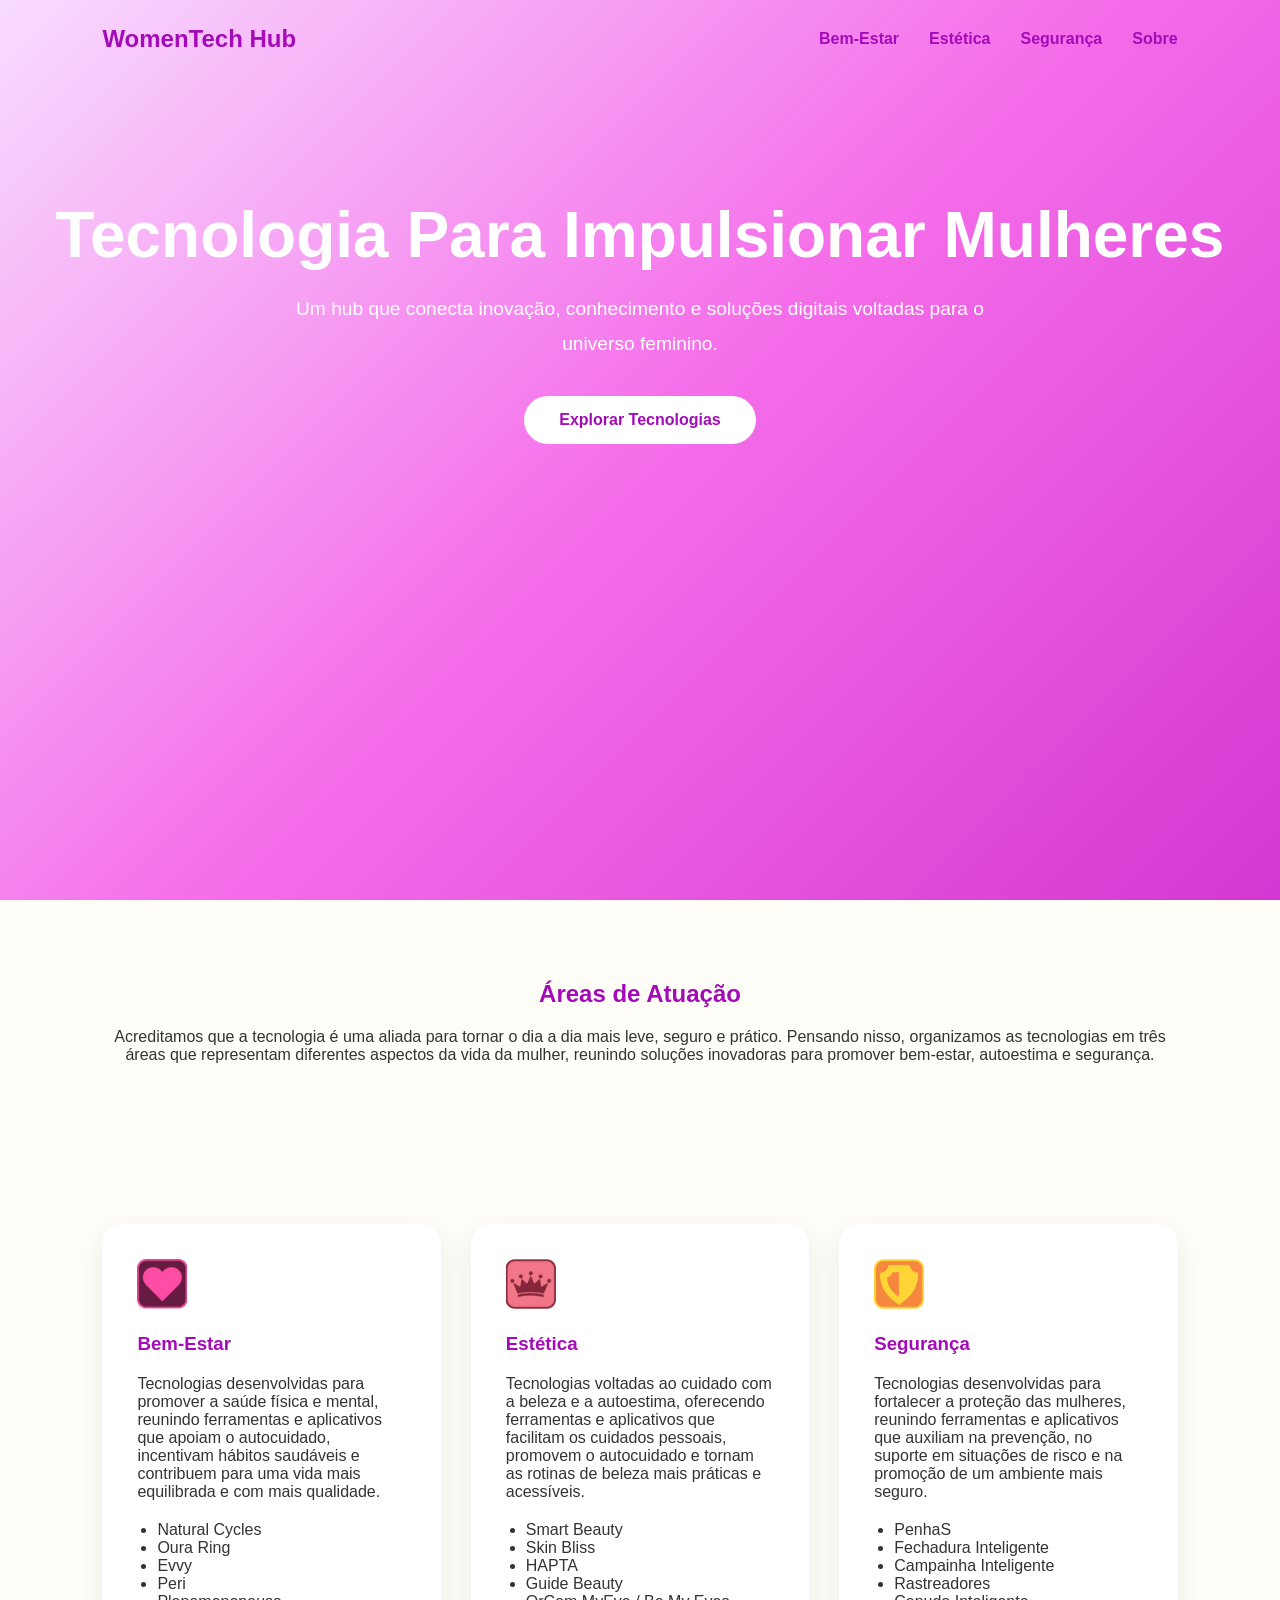
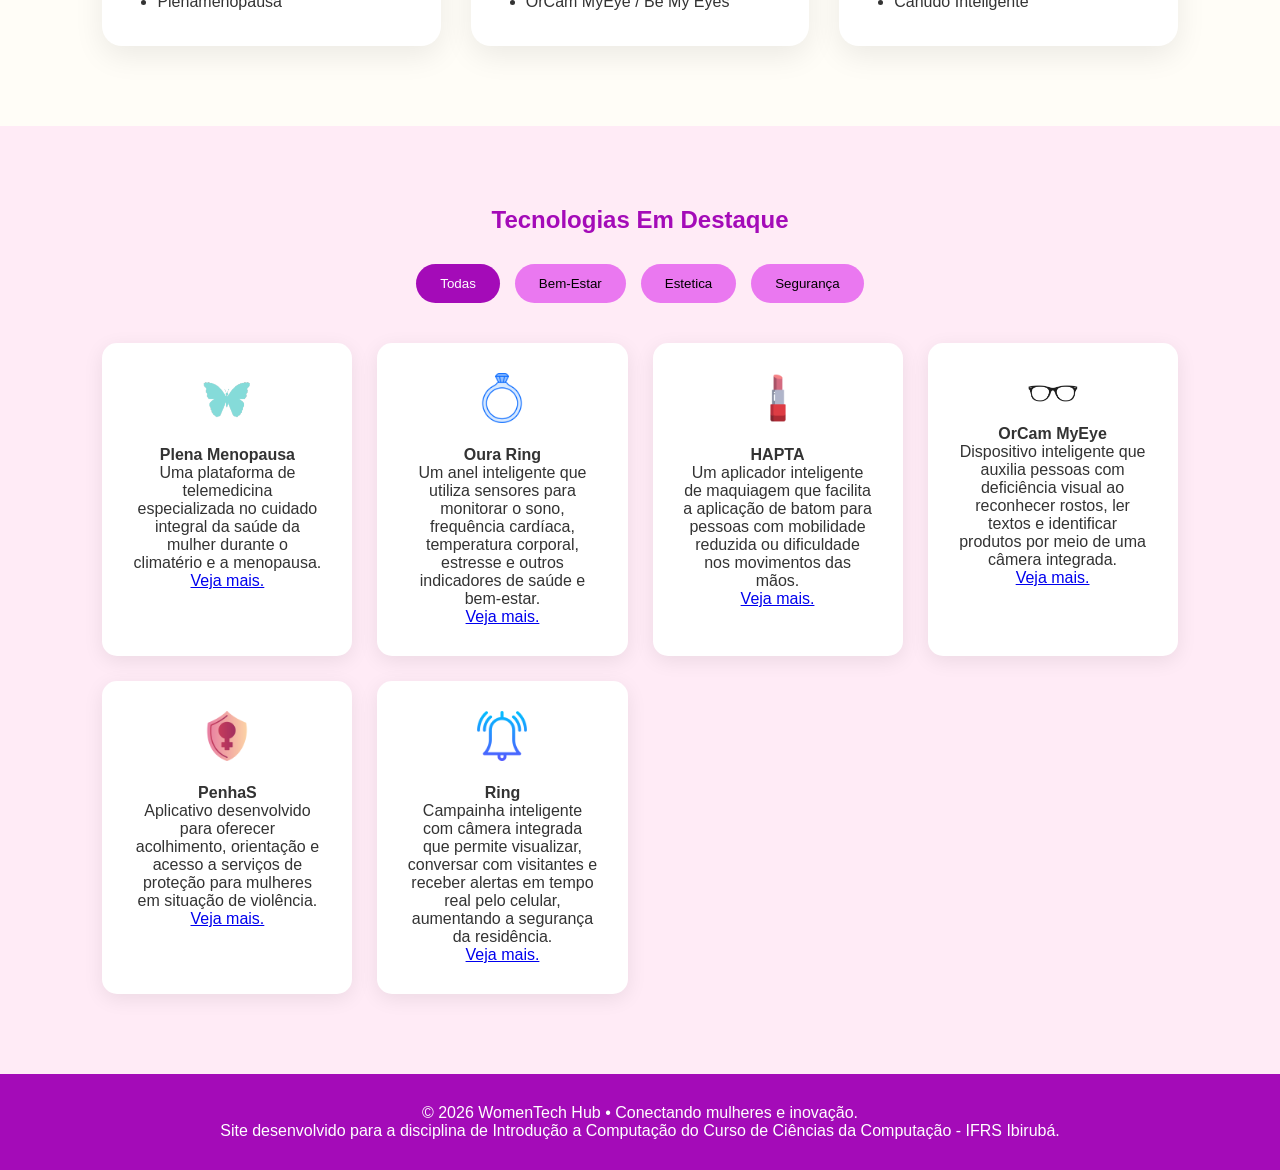
<file: index.html>
<!DOCTYPE html>
<html lang="pt-BR">
<head>
    <meta charset="UTF-8">
    <meta name="viewport" content="width=device-width, initial-scale=1.0">
    <title>WomenTech Hub</title>
    <link rel="stylesheet" href="css/style.css">
</head>
<body>

<header>
    <nav>
        <div class="logo">WomenTech Hub</div>

        <ul>
            <li><a href="#saude">Bem-Estar</a></li>
            <li><a href="#estetica">Estética</a></li>
            <li><a href="#seguranca">Segurança</a></li>
            <li><a href="about.html">Sobre</a></li>
        </ul>
    </nav>

    <div class="hero">
        <h1>Tecnologia Para Impulsionar Mulheres</h1>
        <p>
            Um hub que conecta inovação, conhecimento e soluções
            digitais voltadas para o universo feminino.
        </p>

        <button id="explorarBtn">
            Explorar Tecnologias
        </button>
    </div>
</header>

<main>

    <section class="intro">
        <h2>Áreas de Atuação</h2>

        <p>
            Acreditamos que a tecnologia é uma aliada para tornar o dia a dia mais 
            leve, seguro e prático. Pensando nisso, organizamos as tecnologias em 
            três áreas que representam diferentes aspectos da vida da mulher, 
            reunindo soluções inovadoras para promover bem-estar, autoestima e segurança.
        </p>
    </section>

    <section class="cards-container">

        <article class="card" id="saude">
            <img src="img/health.png" class="icon">
            <h3>Bem-Estar</h3>
            <p>
                Tecnologias desenvolvidas para promover a saúde física e mental, 
                reunindo ferramentas e aplicativos que apoiam o autocuidado, 
                incentivam hábitos saudáveis e contribuem para uma vida mais 
                equilibrada e com mais qualidade.
            </p>

            <ul>
                <li>Natural Cycles</li>
                <li>Oura Ring</li>
                <li>Evvy</li>
                <li>Peri</li>
                <li>Plenamenopausa</li>
            </ul>
        </article>

        <article class="card" id="estetica">
            <img src="img/estetica.png" class="icon">
            <h3>Estética</h3>
            <p>
                Tecnologias voltadas ao cuidado com a beleza e a autoestima, 
                oferecendo ferramentas e aplicativos que facilitam os cuidados 
                pessoais, promovem o autocuidado e tornam as rotinas de beleza mais 
                práticas e acessíveis.
            </p>

            <ul>
                <li>Smart Beauty</li>
                <li>Skin Bliss</li>
                <li>HAPTA</li>
                <li>Guide Beauty</li>
                <li>OrCam MyEye / Be My Eyes</li>
            </ul>
        </article>

        <article class="card" id="seguranca">
            <img src="img/seguranca.png" class="icon">
            <h3>Segurança</h3>
            <p>
                Tecnologias desenvolvidas para fortalecer a proteção das mulheres,
                 reunindo ferramentas e aplicativos que auxiliam na prevenção, 
                 no suporte em situações de risco e na promoção de um ambiente mais 
                 seguro.
            </p>

            <ul>
                <li>PenhaS</li>
                <li>Fechadura Inteligente</li>
                <li>Campainha Inteligente</li>
                <li>Rastreadores</li>
                <li>Canudo Inteligente</li>
            </ul>
        </article>

    </section>

    <section class="hub">
        <h2>Tecnologias Em Destaque</h2>

        <div class="filters">
            <button class="filter active" data-category="all">
                Todas
            </button>

            <button class="filter" data-category="saude">
                Bem-Estar
            </button>

            <button class="filter" data-category="estetica">
                Estetica
            </button>

            <button class="filter" data-category="seguranca">
                Segurança
            </button>
        </div>

        <div class="tech-grid">

            <div class="tech-card saude">
                <span><img src="img/plena.png" class="icon"></span>
                <h4>Plena Menopausa</h4>
                <p>
                    Uma plataforma de telemedicina especializada no cuidado integral da saúde da mulher durante o climatério e a menopausa.
                    <br> <a href="https://plenamenopausa.com.br/">Veja mais.</a>
                </p>
            </div>

            <div class="tech-card saude">
                <span><img src="img/anel.png" class="icon"></span>
                <h4>Oura Ring</h4>
                <p>
                    Um anel inteligente que utiliza sensores para monitorar o sono, frequência cardíaca, 
                    temperatura corporal, estresse e outros indicadores de saúde e bem-estar.
                    <br> <a href="https://ouraring.com/">Veja mais.</a>
                </p>
            </div>

            <div class="tech-card estetica">
                <span><img src="img/batom.png" class="icon"></span>
                <h4>HAPTA</h4>
                <p>
                    Um aplicador inteligente de maquiagem que facilita a aplicação de batom para pessoas com mobilidade 
                    reduzida ou dificuldade nos movimentos das mãos.
                <br> <a href="https://www.loreal.com/en/articles/science-and-technology/hapta-lancome-innovation/">Veja mais.</a>
                </p>
            </div>

            <div class="tech-card estetica">
                <span><img src="img/oculos.png" class="icon"></span>
                <h4>OrCam MyEye</h4>
                <p>
                    Dispositivo inteligente que auxilia pessoas com deficiência visual ao reconhecer rostos, ler textos e 
                    identificar produtos por meio de uma câmera integrada.
                <br> <a href="https://www.orcam.com/pt-pt/orcam-myeye">Veja mais.</a>
                </p>
            </div>

            <div class="tech-card seguranca">
                <span><img src="img/fem.png" class="icon"></span>
                <h4>PenhaS</h4>
                <p>
                    Aplicativo desenvolvido para oferecer acolhimento, orientação e acesso a serviços de proteção para mulheres 
                    em situação de violência.
                <br> <a href="https://azmina.com.br/projetos/penhas/">Veja mais.</a>
                </p>
            </div>

            <div class="tech-card seguranca">
                <span><img src="img/ring.png" class="icon"></span>
                <h4>Ring</h4>
                <p>
                    Campainha inteligente com câmera integrada que permite visualizar, conversar com visitantes e receber alertas 
                    em tempo real pelo celular, aumentando a segurança da residência.
                <br> <a href="https://latam-es.ring.com/">Veja mais.</a>
                </p>
            </div>

        </div>
    </section>

</main>

<footer>
    <p>
        © 2026 WomenTech Hub • Conectando mulheres e inovação. <br>
        Site desenvolvido para a disciplina de Introdução a Computação do Curso de Ciências da Computação - IFRS Ibirubá. <br>
    </p>
</footer>

<script src="js/script.js"></script>

</body>
</html>
</file>
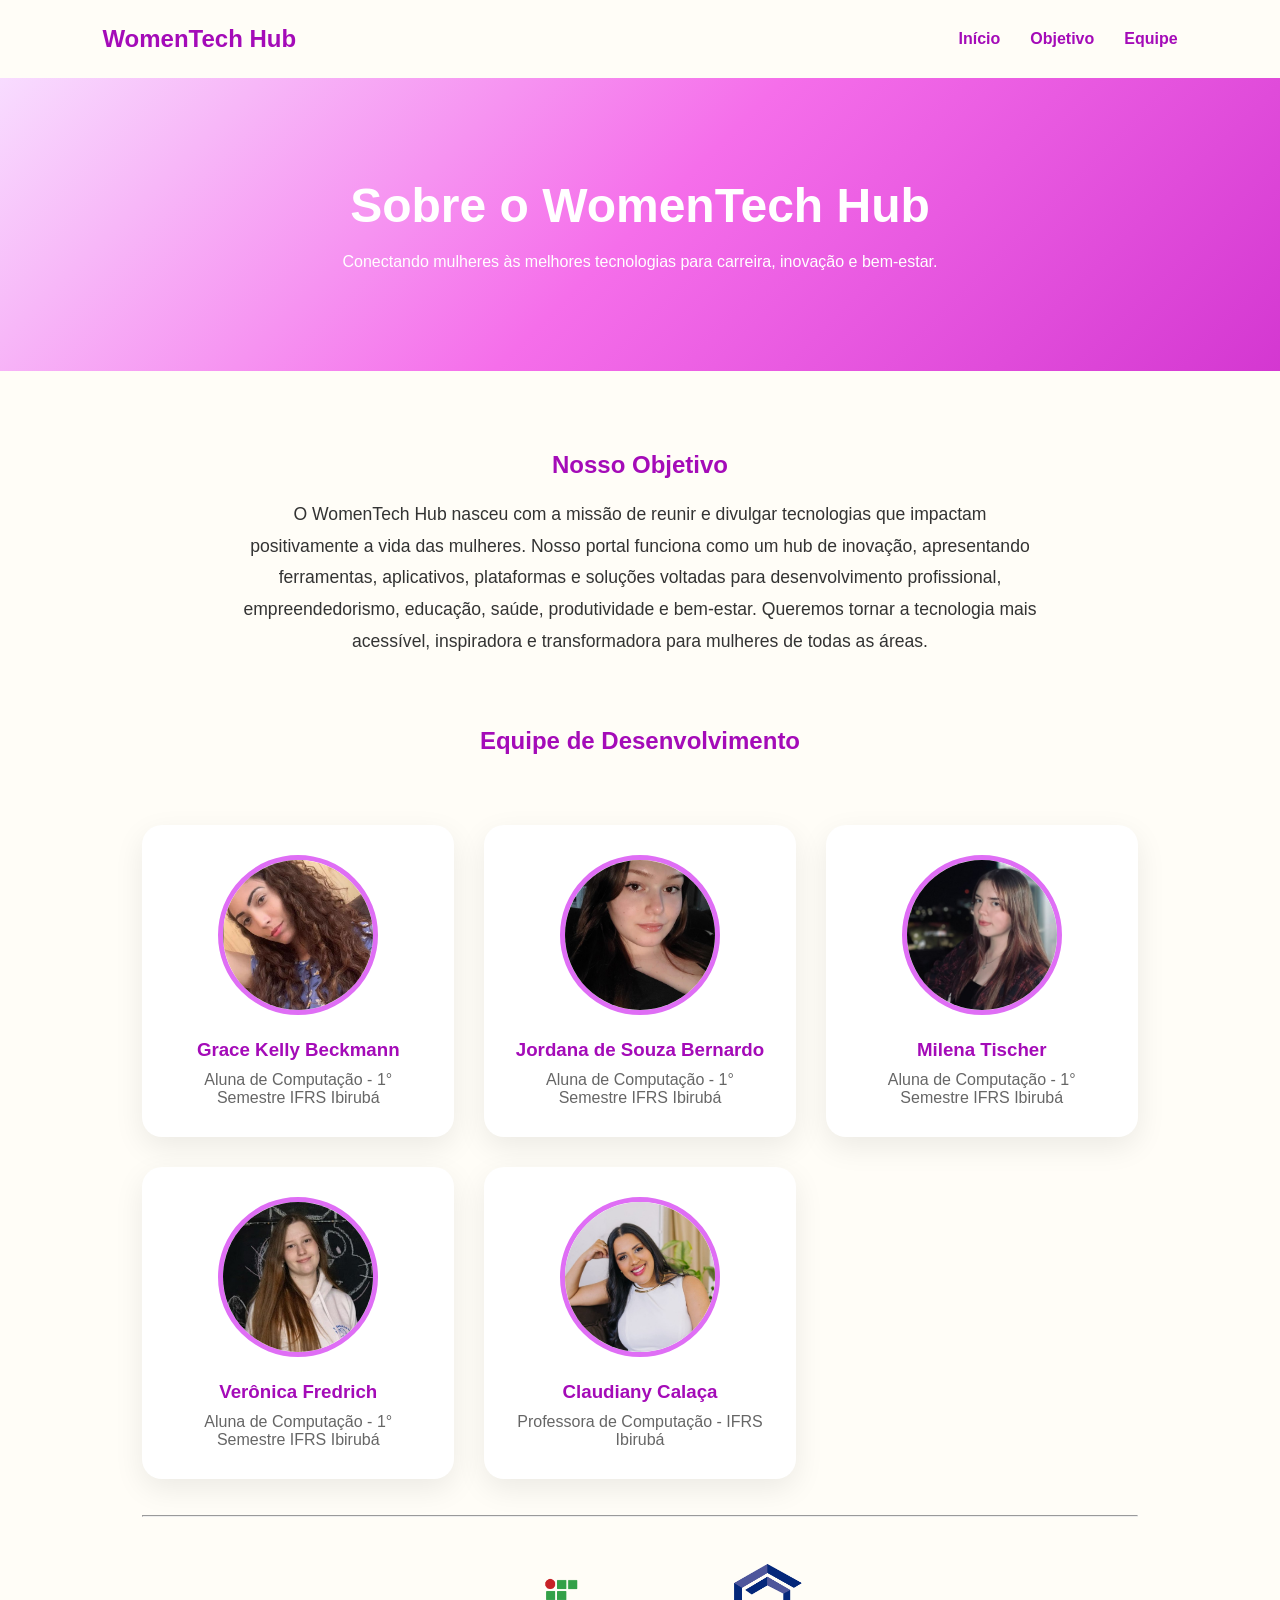
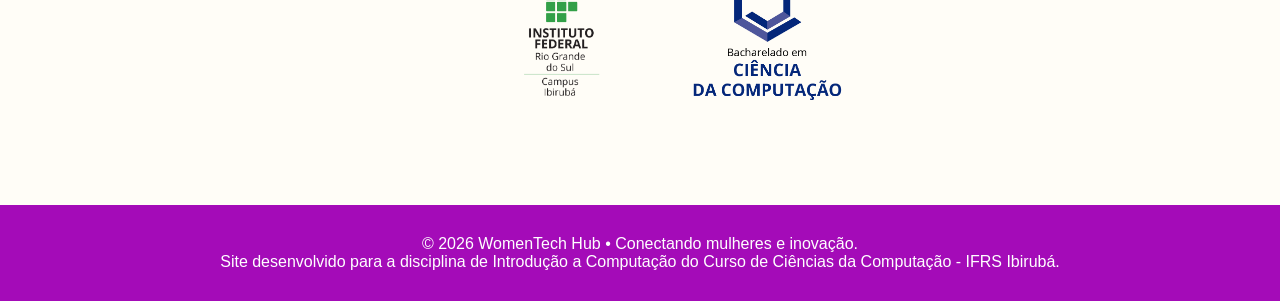
<file: about.html>
<!DOCTYPE html>
<html lang="pt-BR">
<head>
    <meta charset="UTF-8">
    <meta name="viewport" content="width=device-width, initial-scale=1.0">
    <title>Sobre Nós | WomenTech Hub</title>
    <link rel="stylesheet" href="css/style.css">
    
</head>
<body>

    <nav>
        <div class="topo">WomenTech Hub</div>

        <ul>
            <li><a href="index.html">Início</a></li>
            <li><a href="#objetivo">Objetivo</a></li>
            <li><a href="#equipe">Equipe</a></li>
        </ul>
    </nav>

    <section class="about-header">
        <h1>Sobre o WomenTech Hub</h1>
        <p>
            Conectando mulheres às melhores tecnologias para carreira,
            inovação e bem-estar.
        </p>
    </section>

    <section class="about-content">

        <div class="mission" id="objetivo">
            <h2>Nosso Objetivo</h2>

            <p>
                O WomenTech Hub nasceu com a missão de reunir e divulgar
                tecnologias que impactam positivamente a vida das mulheres.
                Nosso portal funciona como um hub de inovação, apresentando
                ferramentas, aplicativos, plataformas e soluções voltadas
                para desenvolvimento profissional, empreendedorismo,
                educação, saúde, produtividade e bem-estar.
                Queremos tornar a tecnologia mais acessível, inspiradora e
                transformadora para mulheres de todas as áreas.
            </p>
        </div>

        <div class="mission" id="equipe">
            <h2>Equipe de Desenvolvimento</h2>
        </div>

        <div class="developers">

            <div class="developer-card">
                <img src="img/grace.png" alt="Desenvolvedor 1">
                <h3>Grace Kelly Beckmann</h3>
                <p>Aluna de Computação - 1° Semestre IFRS Ibirubá</p>
            </div>

            <div class="developer-card">
                <img src="img/jordana.jpeg" alt="Desenvolvedor 2">
                <h3>Jordana de Souza Bernardo</h3>
                <p>Aluna de Computação - 1° Semestre IFRS Ibirubá</p>
            </div>

            <div class="developer-card">
                <img src="img/milena.jpeg" alt="Desenvolvedor 3">
                <h3>Milena Tischer</h3>
                <p>Aluna de Computação - 1° Semestre IFRS Ibirubá</p>
            </div>

            <div class="developer-card">
                <img src="img/veronica.jpeg" alt="Desenvolvedor 4">
                <h3>Verônica Fredrich</h3>
                <p>Aluna de Computação - 1° Semestre IFRS Ibirubá</p>
            </div>

             <div class="developer-card">
                <img src="img/claudiany.jpg" alt="Desenvolvedor 5">
                <h3>Claudiany Calaça</h3>
                <p>Professora de Computação - IFRS Ibirubá</p>
            </div>

        </div>

<br> <br>
        <hr>
<br> <br>
    <div class="logo-if">
        <img src="img/ifrslogo.png" class="ifrs">
        <img src="img/cc.png" class="curso">
    </div>

    </section>

    <footer>
         <p>
        © 2026 WomenTech Hub • Conectando mulheres e inovação. <br>
        Site desenvolvido para a disciplina de Introdução a Computação do Curso de Ciências da Computação - IFRS Ibirubá. <br>
    </p>
    </footer>

</body>
</html>
</file>
<file: css/style.css>
*{
    margin:0;
    padding:0;
    box-sizing:border-box;
}

body{
    font-family: 'Segoe UI', sans-serif;
    background:#fffdf7;
    color:#333;
}

header{
    min-height:100vh;
    background:linear-gradient(
        135deg,
        #f8dcff,
        #f56eea,
        #d437d1
    );
    color:white;
}

nav{
    display:flex;
    justify-content:space-between;
    align-items:center;
    padding:25px 8%;
}

.logo{
    font-size:1.5rem;
    font-weight:bold;
    color: #a40bb8;
}

nav ul{
    display:flex;
    list-style:none;
    gap:30px;
}

nav a{
    text-decoration:none;
    color:#a40bb8;
    font-weight:600;
}

.hero{
    text-align:center;
    padding:120px 20px;
}

.hero h1{
    font-size:4rem;
    margin-bottom:20px;
}

.hero p{
    max-width:700px;
    margin:auto;
    font-size:1.2rem;
    line-height:1.8;
}

.hero button{
    margin-top:35px;
    padding:15px 35px;
    border:none;
    border-radius:50px;
    background:white;
    color:#a40bb8;
    font-size:1rem;
    font-weight:bold;
    cursor:pointer;
    transition:.3s;
}

.hero button:hover{
    transform:translateY(-4px);
}

section{
    padding:80px 8%;
}

.intro{
    text-align:center;
}

.intro h2{
    color:#a40bb8;
    margin-bottom:20px;
}

.cards-container{
    display:grid;
    grid-template-columns:repeat(auto-fit,minmax(300px,1fr));
    gap:30px;
}

.card{
    background:white;
    padding:35px;
    border-radius:20px;
    box-shadow:0 10px 30px rgba(0,0,0,.08);
    transition:.3s;
}

.card:hover{
    transform:translateY(-10px);
}

.icon{
    width:50px;
}

.card h3{
    margin:20px 0;
    color:#a40bb8;
}

.card ul{
    margin-top:20px;
    padding-left:20px;
}

.hub{
    background:#ffebf6;
}

.hub h2{
    text-align:center;
    color:#a40bb8;
    margin-bottom:30px;
}

.filters{
    display:flex;
    justify-content:center;
    gap:15px;
    flex-wrap:wrap;
    margin-bottom:40px;
}

.filter{
    border:none;
    padding:12px 24px;
    border-radius:30px;
    cursor:pointer;
    background:#ea78f0;
}

.filter.active{
    background:#a40bb8;
    color:white;
}

.tech-grid{
    display:grid;
    grid-template-columns:repeat(auto-fit,minmax(250px,1fr));
    gap:25px;
}

.tech-card{
    background:white;
    padding:30px;
    border-radius:15px;
    text-align:center;
    box-shadow:0 5px 20px rgba(0,0,0,.08);
}

.tech-card span{
    font-size:2rem;
}

.tech-card h4{
    margin-top:15px;
}

footer{
    background:#a40bb8;
    color:white;
    text-align:center;
    padding:30px;
}

@media(max-width:768px){

    nav{
        flex-direction:column;
        gap:20px;
    }

    .hero h1{
        font-size:2.5rem;
    }
}

/* SOBREE*/

        .topo{
    font-size:1.5rem;
    font-weight:bold;
    color:#a40bb8;
}

nav ul{
    display:flex;
    list-style:none;
    gap:30px;
}

nav a{
    text-decoration:none;
    color:#a40bb8;
    font-weight:600;
}
        .about-header{
            background:linear-gradient(
                135deg,
                 #f8dcff,
                 #f56eea,
                 #d437d1
            );
            padding:100px 20px;
            text-align:center;
            color:white;
        }

        .about-header h1{
            font-size:3rem;
            margin-bottom:20px;
        }

        .about-content{
            max-width:1200px;
            margin:auto;
            padding:80px 8%;
        }

        .mission{
            text-align:center;
            margin-bottom:70px;
        }

        .mission h2{
            color:#a40bb8;
            margin-bottom:20px;
        }

        .mission p{
            font-size:1.1rem;
            line-height:1.8;
            max-width:800px;
            margin:auto;
        }

        .developers{
            display:grid;
            grid-template-columns:repeat(auto-fit,minmax(250px,1fr));
            gap:30px;
        }

        .developer-card{
            background:white;
            border-radius:20px;
            padding:30px;
            text-align:center;
            box-shadow:0 10px 30px rgba(0,0,0,.08);
            transition:.3s;
        }

        .developer-card:hover{
            transform:translateY(-10px);
        }

        .developer-card img{
            width:160px;
            height:160px;
            border-radius:50%;
            object-fit:cover;
            margin-bottom:20px;
            border:5px solid #df6ef5;
        }

        .developer-card h3{
            color:#a40bb8;
            margin-bottom:10px;
        }

        .developer-card p{
            color:#666;
        }

        .curso{
            width: 150px;
            align-content: center;
        }
        .ifrs{
            width: 250px;
            text-align: center;
        }
        .logo-if{
            text-align: center;
        }
html {
    scroll-behavior: smooth;
}
</file>
